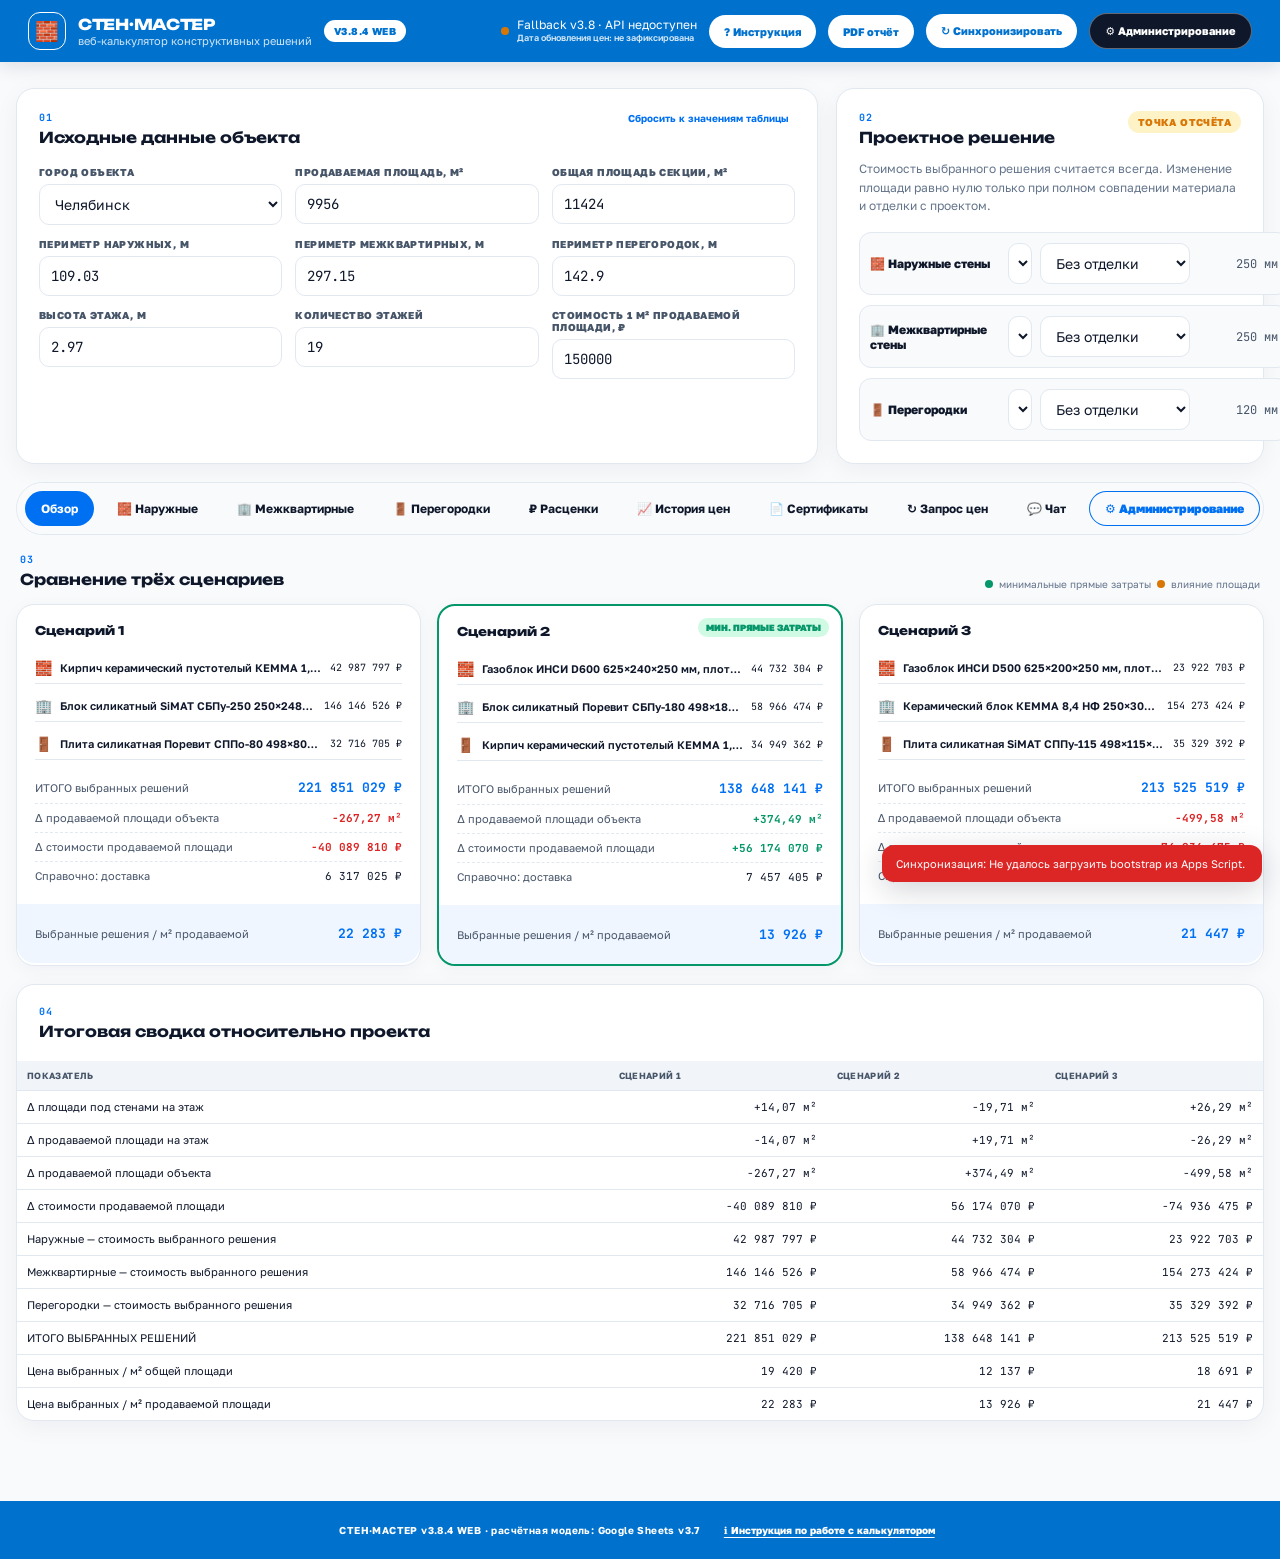
<file: index.html>
<!doctype html>
<html lang="ru">
<head>
  <meta charset="utf-8">
  <meta name="viewport" content="width=device-width,initial-scale=1">
  <meta name="theme-color" content="#0072CE">
  <title>СТЕН·МАСТЕР v3.8.4 — веб-калькулятор</title>
  <link rel="preconnect" href="https://fonts.googleapis.com">
  <link rel="preconnect" href="https://fonts.gstatic.com" crossorigin>
  <link href="https://fonts.googleapis.com/css2?family=Golos+Text:wght@400;500;600;700;800;900&family=JetBrains+Mono:wght@400;500;600&family=Unbounded:wght@500;600;700;800&display=swap" rel="stylesheet">
  <link rel="stylesheet" href="styles.css">
</head>
<body>
<div class="app-shell">
  <header class="topbar">
    <div class="brand">
      <div class="brand-mark">🧱</div>
      <div>
        <div class="brand-title">СТЕН·МАСТЕР</div>
        <div class="brand-subtitle">веб-калькулятор конструктивных решений</div>
      </div>
      <span class="version-pill">v3.8.4 WEB</span>
    </div>
    <div class="top-actions">
      <div class="sync-state" id="syncState"><span class="status-dot"></span><span class="sync-copy"><span id="syncText">локальная модель</span><small id="priceUpdatedText">Дата обновления цен: загрузка…</small></span></div>
      <button class="btn btn-light" id="instructionBtn" type="button">? Инструкция</button>
      <button class="btn btn-light" id="pdfBtn" type="button">PDF отчёт</button>
      <button class="btn btn-light" id="syncBtn" type="button">↻ Синхронизировать</button>
      <button class="btn btn-admin" id="adminHeaderBtn" type="button">⚙ Администрирование</button>
    </div>
  </header>

  <main class="page">
    <section class="hero-grid">
      <article class="card card-inputs">
        <div class="card-head">
          <div><span class="eyebrow">01</span><h1>Исходные данные объекта</h1></div>
          <button class="link-btn" id="resetBtn" type="button">Сбросить к значениям таблицы</button>
        </div>
        <div class="inputs-grid" id="inputsGrid"></div>
      </article>

      <article class="card project-card">
        <div class="card-head">
          <div><span class="eyebrow">02</span><h2>Проектное решение</h2></div>
          <span class="hint-badge">точка отсчёта</span>
        </div>
        <p class="muted project-help">Стоимость выбранного решения считается всегда. Изменение площади равно нулю только при полном совпадении материала и отделки с проектом.</p>
        <div id="projectEditor" class="project-editor"></div>
      </article>
    </section>

    <nav class="tabs" id="tabs" aria-label="Разделы калькулятора">
      <button class="tab active" data-tab="overview">Обзор</button>
      <button class="tab" data-tab="ext">🧱 Наружные</button>
      <button class="tab" data-tab="inter">🏢 Межквартирные</button>
      <button class="tab" data-tab="part">🚪 Перегородки</button>
      <button class="tab" data-tab="pricing">₽ Расценки</button>
      <button class="tab" data-tab="analytics">📈 История цен</button>
      <button class="tab" data-tab="certificates">📄 Сертификаты</button>
      <button class="tab admin-tab" data-tab="admin">⚙ Администрирование</button>
      <button class="tab" data-tab="system">Система</button>
    </nav>

    <section class="tab-panel active" data-panel="overview">
      <div class="section-title-row">
        <div><span class="eyebrow">03</span><h2>Сравнение трёх сценариев</h2></div>
        <div class="legend"><span class="legend-dot green"></span>минимальные прямые затраты <span class="legend-dot gold"></span>влияние площади</div>
      </div>
      <div class="scenario-grid" id="scenarioSummary"></div>
      <article class="card summary-table-card">
        <div class="card-head"><div><span class="eyebrow">04</span><h2>Итоговая сводка относительно проекта</h2></div></div>
        <div class="table-wrap" id="summaryTable"></div>
      </article>
    </section>

    <section class="tab-panel" data-panel="ext">
      <div class="section-title-row"><div><span class="eyebrow">A</span><h2>Наружные стены</h2></div><span class="unit-chip">₽ / м³ конструкции</span></div>
      <div class="variant-grid" id="extVariants"></div>
      <article class="card compare-card"><div class="card-head"><h3>Все варианты базы</h3></div><div class="table-wrap" id="extCompare"></div></article>
    </section>

    <section class="tab-panel" data-panel="inter">
      <div class="section-title-row"><div><span class="eyebrow">B</span><h2>Межквартирные стены</h2></div><span class="unit-chip">₽ / м³ конструкции</span></div>
      <div class="variant-grid" id="interVariants"></div>
      <article class="card compare-card"><div class="card-head"><h3>Все варианты базы</h3></div><div class="table-wrap" id="interCompare"></div></article>
    </section>

    <section class="tab-panel" data-panel="part">
      <div class="section-title-row"><div><span class="eyebrow">C</span><h2>Перегородки внутри квартир</h2></div><span class="unit-chip">₽ / м² конструкции</span></div>
      <div class="variant-grid" id="partVariants"></div>
      <article class="card compare-card"><div class="card-head"><h3>Все варианты базы</h3></div><div class="table-wrap" id="partCompare"></div></article>
    </section>

    <section class="tab-panel" data-panel="pricing">
      <article class="card pricing-card">
        <div class="card-head pricing-head">
          <div><span class="eyebrow">05</span><h2>Централизованные расценки</h2><p class="muted">Материалы: цена с НДС и доставкой. Доставка в расчёте показывается справочно и не прибавляется к сценарию.</p></div>
          <div class="pricing-actions">
            <span class="save-hint" id="pricingSaveHint">Все изменения сохранены</span>
            <button class="btn btn-primary hidden" id="saveAllPricingBtn" type="button">💾 Сохранить все изменения <span class="save-count" id="pricingDirtyCount">0</span></button>
            <button class="btn btn-outline" id="pricingAdminBtn" type="button">⚙ Открыть администрирование</button>
          </div>
        </div>
        <div class="toolbar">
          <div class="search-box"><input type="search" id="priceSearch" placeholder="Поиск по коду или наименованию"></div>
          <select id="priceType"><option value="all">Работы + материалы</option><option value="works">Только работы</option><option value="materials">Только материалы</option></select>
          <select id="pricePurchase"><option value="all">Все группы закупки</option><option value="Стратегические материалы">Стратегические материалы</option><option value="Обычные материалы">Обычные материалы</option></select>
        </div>
        <div class="table-wrap pricing-table-wrap" id="pricingTable"></div>
      </article>
    </section>

    <section class="tab-panel" data-panel="analytics">
      <article class="card">
        <div class="card-head analytics-head">
          <div><span class="eyebrow">06</span><h2>История изменения цен</h2><p class="muted">Выберите материалы. Графики строятся по журналу изменений Google Sheets и разделяются на группы, чтобы не смешивать рубли за м³ с рублями за килограмм. Человечество всё-таки иногда способно учиться на единицах измерения.</p></div>
          <button class="btn btn-primary" id="loadHistoryBtn" type="button">Построить графики</button>
        </div>
        <div class="analytics-controls">
          <div class="field"><label for="historyGrouping">Группировка</label><select id="historyGrouping"><option value="technical">По технической группе</option><option value="purchase">По группе закупки</option><option value="unit">По единице измерения</option><option value="none">Без группировки</option></select></div>
          <div class="field grow"><label for="historySearch">Поиск материала</label><input id="historySearch" type="search" placeholder="Код или наименование"></div>
        </div>
        <div id="historyMaterialPicker" class="material-picker"></div>
        <div id="priceCharts" class="chart-stack"><div class="empty-state">Выберите материалы и нажмите «Построить графики».</div></div>
      </article>
    </section>

    <section class="tab-panel" data-panel="certificates">
      <article class="card">
        <div class="card-head">
          <div><span class="eyebrow">07</span><h2>Сертификаты стеновых материалов</h2><p class="muted">Файлы загружаются администратором один раз и хранятся в Google Drive через Web API. Всем пользователям калькулятора доступна одна и та же актуальная библиотека.</p></div>
          <button class="btn btn-outline" id="certificateAdminBtn" type="button">Добавить сертификат</button>
        </div>
        <div class="toolbar"><div class="search-box"><input id="certificateSearch" type="search" placeholder="Поиск по материалу или коду"></div></div>
        <div class="table-wrap" id="certificateTable"></div>
      </article>
    </section>

    <section class="tab-panel" data-panel="admin">
      <div class="admin-banner">
        <div><strong>⚙ Центр администрирования</strong><span id="adminStatusText">не подключён</span></div>
        <div class="small-note">Запись идёт напрямую в Google Sheets через Apps Script. Admin key хранится только в sessionStorage текущей вкладки.</div>
      </div>

      <article class="card" id="adminLoginCard">
        <div class="card-head"><div><span class="eyebrow">ADMIN</span><h2>Подключение администратора</h2></div></div>
        <div class="admin-fields">
          <div class="field grow"><label for="adminToken">Admin key</label><input id="adminToken" type="password" autocomplete="off" placeholder="из листа Система_v3.5"></div>
          <div class="field grow"><label for="adminActor">Кто изменяет</label><input id="adminActor" type="text" autocomplete="email" placeholder="email или ФИО"></div>
          <button class="btn btn-primary" id="adminLoginBtn" type="button">Подключить</button>
          <button class="btn btn-outline hidden" id="adminLogoutBtn" type="button">Отключить</button>
        </div>
      </article>

      <div class="admin-workspace hidden" id="adminWorkspace">
        <article class="card">
          <div class="card-head"><div><span class="eyebrow">A1</span><h2>Добавить новый материал</h2><p class="muted">Создаёт новую строку в «Материалы» A:S и автоматически присваивает следующий M-код. Добавление в справочник само по себе не создаёт новую конструкцию стены.</p></div></div>
          <form id="newMaterialForm" class="form-grid">
            <div class="field span-2"><label>Наименование *</label><input name="name" required maxlength="500"></div>
            <div class="field"><label>Ед. изм. *</label><input name="unit" required placeholder="м³ / кг / шт"></div>
            <div class="field"><label>Цена с НДС и доставкой, ₽/ед. *</label><input name="price" required type="number" min="0" step="0.01"></div>
            <div class="field"><label>Техническая группа *</label><input name="technicalGroup" list="techGroupList" required value="Стеновые материалы"></div>
            <div class="field"><label>Группа закупки *</label><select name="purchaseGroup"><option>Стратегические материалы</option><option>Обычные материалы</option></select></div>
            <div class="field"><label>Габариты / формат</label><input name="dimensions" placeholder="625×200×250 мм"></div>
            <div class="field"><label>Плотность, кг/м³</label><input name="densitySpec" type="number" step="0.01"></div>
            <div class="field"><label>Прочность / класс</label><input name="strength" placeholder="B2,5 / M150"></div>
            <div class="field span-2"><label>Источник характеристик</label><input name="characteristicsSource" type="url" placeholder="https://..."></div>
            <div class="field"><label>Статус проверки</label><input name="verificationStatus" placeholder="Проверено по производителю"></div>
            <div class="field"><label>Комментарий по единице</label><input name="unitComment" placeholder="Закупка и расчёт — м³"></div>
            <div class="field"><label>Звукоизоляция</label><input name="soundInsulation"></div>
            <div class="field"><label>Статус в калькуляторе</label><input name="calculatorStatus" value="Новый материал"></div>
            <div class="field span-2"><label>Комментарий / проверка</label><textarea name="comment" rows="2"></textarea></div>
            <div class="form-actions span-2"><button class="btn btn-primary" type="submit">Добавить в Google Sheets</button><span class="small-note" id="newMaterialResult"></span></div>
          </form>
          <datalist id="techGroupList"></datalist>
        </article>

        <article class="card">
          <div class="card-head"><div><span class="eyebrow">A2</span><h2>Загрузить сертификат</h2><p class="muted">PDF/JPG/PNG до 8 МБ. Файл сохраняется в закрытой папке Google Drive и выдаётся пользователям через API по записи в реестре сертификатов.</p></div></div>
          <form id="certificateUploadForm" class="form-grid">
            <div class="field span-2"><label>Стеновой материал *</label><select name="code" id="certificateMaterialSelect" required></select></div>
            <div class="field span-2"><label>Название документа *</label><input name="documentName" required placeholder="Сертификат соответствия / протокол испытаний"></div>
            <div class="field span-2"><label>Файл *</label><input name="certificateFile" type="file" accept="application/pdf,image/png,image/jpeg" required></div>
            <div class="form-actions span-2"><button class="btn btn-primary" type="submit">Загрузить и сохранить</button><span class="small-note" id="certificateUploadResult"></span></div>
          </form>
        </article>

        <article class="card">
          <div class="card-head"><div><span class="eyebrow">A3</span><h2>Системные операции</h2></div></div>
          <div class="action-grid">
            <button class="btn btn-outline system-action" data-action="synchronize">Синхронизировать базы</button>
            <button class="btn btn-outline system-action" data-action="checkIntegrity">Проверить целостность</button>
            <button class="btn btn-outline system-action" data-action="strategicReport">Отчёт по стратегическим</button>
            <button class="btn btn-outline system-action" data-action="assignCodes">Присвоить новые коды</button>
            <button class="btn btn-outline system-action" data-action="backup">Создать backup</button>
          </div>
        </article>
      </div>
    </section>

    <section class="tab-panel" data-panel="system">
      <div class="system-grid">
        <article class="card">
          <div class="card-head"><div><span class="eyebrow">08</span><h2>Контроль модели</h2></div></div>
          <div id="engineCheck" class="check-box"></div>
          <div class="system-meta" id="systemMeta"></div>
        </article>
        <article class="card">
          <div class="card-head"><div><span class="eyebrow">09</span><h2>Состояние данных</h2></div></div>
          <p class="muted">Системные операции перенесены в заметный раздел «Администрирование». Здесь оставлены диагностика, журнал и контроль целостности.</p>
          <button class="btn btn-admin" id="systemAdminBtn" type="button">⚙ Перейти в администрирование</button>
        </article>
      </div>
      <article class="card system-output-card"><div class="card-head"><h3>Контроль / журнал</h3><div class="segmented"><button class="seg active" data-system-view="control">Контроль</button><button class="seg" data-system-view="audit">Журнал</button><button class="seg" data-system-view="strategic">Стратегические</button></div></div><div class="table-wrap" id="systemOutput"></div></article>
    </section>
  </main>

  <dialog id="instructionDialog" class="instruction-dialog">
    <div class="dialog-head"><div><span class="eyebrow">СПРАВКА</span><h2>Как работать с калькулятором</h2></div><button class="icon-btn" id="instructionCloseBtn" type="button" aria-label="Закрыть">×</button></div>
    <div class="instruction-content">
      <ol>
        <li>Заполните исходные данные объекта: город, площади, периметры, высоту, этажность и стоимость продаваемой площади.</li>
        <li>В «Проектном решении» укажите материал и отделку, которые уже заложены проектом.</li>
        <li>В сценариях выберите альтернативные материалы и отделку. Стоимость каждого выбранного решения считается всегда.</li>
        <li>Изменение площади обнуляется только если одновременно совпадают проектный материал и тип отделки.</li>
        <li>Цена материалов в справочнике принимается с НДС и доставкой. Расчёт доставки на карточке является справочным и в итог сценария не добавляется.</li>
        <li>Кнопка «PDF отчёт» формирует документ по текущему расчёту. Раздел «История цен» строит графики по журналу Google Sheets.</li>
        <li>Администрирование требует Admin key. Через него можно менять цены, добавлять материалы, загружать сертификаты, запускать контроль и backup.</li>
      </ol>
      <p class="callout">Сертификат, загруженный администратором, сохраняется централизованно и будет доступен всем пользователям веб-калькулятора после синхронизации.</p>
    </div>
  </dialog>

  <div class="toast-stack" id="toastStack"></div>
  <footer>
    <span>СТЕН·МАСТЕР v3.8.4 WEB · расчётная модель: Google Sheets v3.7</span>
    <button class="footer-link" id="footerInstructionBtn" type="button">ℹ Инструкция по работе с калькулятором</button>
  </footer>
</div>

<script src="config.js"></script>
<script src="data.js"></script>
<script src="engine.js"></script>
<script src="app.js"></script>
<script src="v384-patch.js"></script>
</body>
</html>
</file>
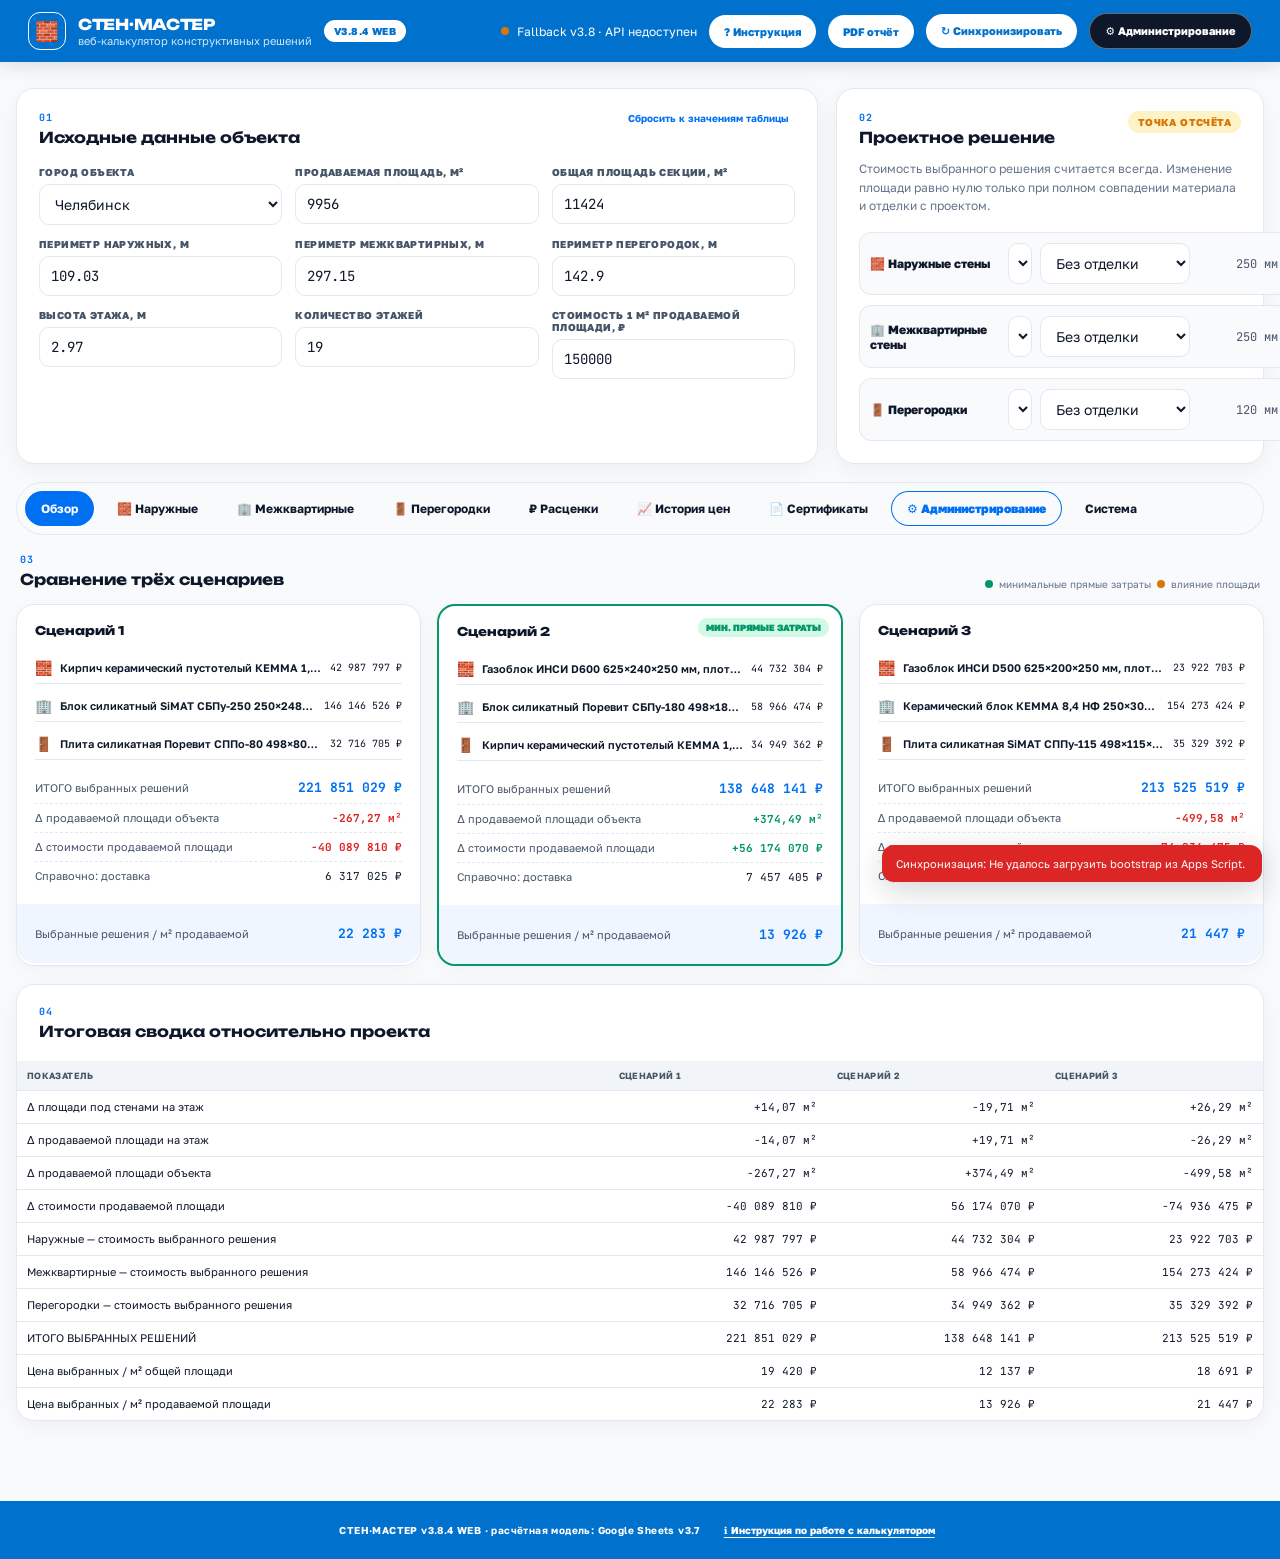
<file: index_v383_legacy.html>
<!doctype html>
<html lang="ru">
<head>
  <meta charset="utf-8">
  <meta name="viewport" content="width=device-width,initial-scale=1">
  <meta name="theme-color" content="#0072CE">
  <title>СТЕН·МАСТЕР v3.8.4 — веб-калькулятор</title>
  <link rel="preconnect" href="https://fonts.googleapis.com">
  <link rel="preconnect" href="https://fonts.gstatic.com" crossorigin>
  <link href="https://fonts.googleapis.com/css2?family=Golos+Text:wght@400;500;600;700;800;900&family=JetBrains+Mono:wght@400;500;600&family=Unbounded:wght@500;600;700;800&display=swap" rel="stylesheet">
  <link rel="stylesheet" href="styles.css">
</head>
<body>
<div class="app-shell">
  <header class="topbar">
    <div class="brand">
      <div class="brand-mark">🧱</div>
      <div>
        <div class="brand-title">СТЕН·МАСТЕР</div>
        <div class="brand-subtitle">веб-калькулятор конструктивных решений</div>
      </div>
      <span class="version-pill">v3.8.4 WEB</span>
    </div>
    <div class="top-actions">
      <div class="sync-state" id="syncState"><span class="status-dot"></span><span id="syncText">локальная модель</span></div>
      <button class="btn btn-light" id="instructionBtn" type="button">? Инструкция</button>
      <button class="btn btn-light" id="pdfBtn" type="button">PDF отчёт</button>
      <button class="btn btn-light" id="syncBtn" type="button">↻ Синхронизировать</button>
      <button class="btn btn-admin" id="adminHeaderBtn" type="button">⚙ Администрирование</button>
    </div>
  </header>

  <main class="page">
    <section class="hero-grid">
      <article class="card card-inputs">
        <div class="card-head">
          <div><span class="eyebrow">01</span><h1>Исходные данные объекта</h1></div>
          <button class="link-btn" id="resetBtn" type="button">Сбросить к значениям таблицы</button>
        </div>
        <div class="inputs-grid" id="inputsGrid"></div>
      </article>

      <article class="card project-card">
        <div class="card-head">
          <div><span class="eyebrow">02</span><h2>Проектное решение</h2></div>
          <span class="hint-badge">точка отсчёта</span>
        </div>
        <p class="muted project-help">Стоимость выбранного решения считается всегда. Изменение площади равно нулю только при полном совпадении материала и отделки с проектом.</p>
        <div id="projectEditor" class="project-editor"></div>
      </article>
    </section>

    <nav class="tabs" id="tabs" aria-label="Разделы калькулятора">
      <button class="tab active" data-tab="overview">Обзор</button>
      <button class="tab" data-tab="ext">🧱 Наружные</button>
      <button class="tab" data-tab="inter">🏢 Межквартирные</button>
      <button class="tab" data-tab="part">🚪 Перегородки</button>
      <button class="tab" data-tab="pricing">₽ Расценки</button>
      <button class="tab" data-tab="analytics">📈 История цен</button>
      <button class="tab" data-tab="certificates">📄 Сертификаты</button>
      <button class="tab admin-tab" data-tab="admin">⚙ Администрирование</button>
      <button class="tab" data-tab="system">Система</button>
    </nav>

    <section class="tab-panel active" data-panel="overview">
      <div class="section-title-row">
        <div><span class="eyebrow">03</span><h2>Сравнение трёх сценариев</h2></div>
        <div class="legend"><span class="legend-dot green"></span>минимальные прямые затраты <span class="legend-dot gold"></span>влияние площади</div>
      </div>
      <div class="scenario-grid" id="scenarioSummary"></div>
      <article class="card summary-table-card">
        <div class="card-head"><div><span class="eyebrow">04</span><h2>Итоговая сводка относительно проекта</h2></div></div>
        <div class="table-wrap" id="summaryTable"></div>
      </article>
    </section>

    <section class="tab-panel" data-panel="ext">
      <div class="section-title-row"><div><span class="eyebrow">A</span><h2>Наружные стены</h2></div><span class="unit-chip">₽ / м³ конструкции</span></div>
      <div class="variant-grid" id="extVariants"></div>
      <article class="card compare-card"><div class="card-head"><h3>Все варианты базы</h3></div><div class="table-wrap" id="extCompare"></div></article>
    </section>

    <section class="tab-panel" data-panel="inter">
      <div class="section-title-row"><div><span class="eyebrow">B</span><h2>Межквартирные стены</h2></div><span class="unit-chip">₽ / м³ конструкции</span></div>
      <div class="variant-grid" id="interVariants"></div>
      <article class="card compare-card"><div class="card-head"><h3>Все варианты базы</h3></div><div class="table-wrap" id="interCompare"></div></article>
    </section>

    <section class="tab-panel" data-panel="part">
      <div class="section-title-row"><div><span class="eyebrow">C</span><h2>Перегородки внутри квартир</h2></div><span class="unit-chip">₽ / м² конструкции</span></div>
      <div class="variant-grid" id="partVariants"></div>
      <article class="card compare-card"><div class="card-head"><h3>Все варианты базы</h3></div><div class="table-wrap" id="partCompare"></div></article>
    </section>

    <section class="tab-panel" data-panel="pricing">
      <article class="card pricing-card">
        <div class="card-head pricing-head">
          <div><span class="eyebrow">05</span><h2>Централизованные расценки</h2><p class="muted">Материалы: цена с НДС и доставкой. Доставка в расчёте показывается справочно и не прибавляется к сценарию.</p></div>
          <div class="pricing-actions">
            <span class="save-hint" id="pricingSaveHint">Все изменения сохранены</span>
            <button class="btn btn-primary hidden" id="saveAllPricingBtn" type="button">💾 Сохранить все изменения <span class="save-count" id="pricingDirtyCount">0</span></button>
            <button class="btn btn-outline" id="pricingAdminBtn" type="button">⚙ Открыть администрирование</button>
          </div>
        </div>
        <div class="toolbar">
          <div class="search-box"><input type="search" id="priceSearch" placeholder="Поиск по коду или наименованию"></div>
          <select id="priceType"><option value="all">Работы + материалы</option><option value="works">Только работы</option><option value="materials">Только материалы</option></select>
          <select id="pricePurchase"><option value="all">Все группы закупки</option><option value="Стратегические материалы">Стратегические материалы</option><option value="Обычные материалы">Обычные материалы</option></select>
        </div>
        <div class="table-wrap pricing-table-wrap" id="pricingTable"></div>
      </article>
    </section>

    <section class="tab-panel" data-panel="analytics">
      <article class="card">
        <div class="card-head analytics-head">
          <div><span class="eyebrow">06</span><h2>История изменения цен</h2><p class="muted">Выберите материалы. Графики строятся по журналу изменений Google Sheets и разделяются на группы, чтобы не смешивать рубли за м³ с рублями за килограмм. Человечество всё-таки иногда способно учиться на единицах измерения.</p></div>
          <button class="btn btn-primary" id="loadHistoryBtn" type="button">Построить графики</button>
        </div>
        <div class="analytics-controls">
          <div class="field"><label for="historyGrouping">Группировка</label><select id="historyGrouping"><option value="technical">По технической группе</option><option value="purchase">По группе закупки</option><option value="unit">По единице измерения</option><option value="none">Без группировки</option></select></div>
          <div class="field grow"><label for="historySearch">Поиск материала</label><input id="historySearch" type="search" placeholder="Код или наименование"></div>
        </div>
        <div id="historyMaterialPicker" class="material-picker"></div>
        <div id="priceCharts" class="chart-stack"><div class="empty-state">Выберите материалы и нажмите «Построить графики».</div></div>
      </article>
    </section>

    <section class="tab-panel" data-panel="certificates">
      <article class="card">
        <div class="card-head">
          <div><span class="eyebrow">07</span><h2>Сертификаты стеновых материалов</h2><p class="muted">Файлы загружаются администратором один раз и хранятся в Google Drive через Web API. Всем пользователям калькулятора доступна одна и та же актуальная библиотека.</p></div>
          <button class="btn btn-outline" id="certificateAdminBtn" type="button">Добавить сертификат</button>
        </div>
        <div class="toolbar"><div class="search-box"><input id="certificateSearch" type="search" placeholder="Поиск по материалу или коду"></div></div>
        <div class="table-wrap" id="certificateTable"></div>
      </article>
    </section>

    <section class="tab-panel" data-panel="admin">
      <div class="admin-banner">
        <div><strong>⚙ Центр администрирования</strong><span id="adminStatusText">не подключён</span></div>
        <div class="small-note">Запись идёт напрямую в Google Sheets через Apps Script. Admin key хранится только в sessionStorage текущей вкладки.</div>
      </div>

      <article class="card" id="adminLoginCard">
        <div class="card-head"><div><span class="eyebrow">ADMIN</span><h2>Подключение администратора</h2></div></div>
        <div class="admin-fields">
          <div class="field grow"><label for="adminToken">Admin key</label><input id="adminToken" type="password" autocomplete="off" placeholder="из листа Система_v3.5"></div>
          <div class="field grow"><label for="adminActor">Кто изменяет</label><input id="adminActor" type="text" autocomplete="email" placeholder="email или ФИО"></div>
          <button class="btn btn-primary" id="adminLoginBtn" type="button">Подключить</button>
          <button class="btn btn-outline hidden" id="adminLogoutBtn" type="button">Отключить</button>
        </div>
      </article>

      <div class="admin-workspace hidden" id="adminWorkspace">
        <article class="card">
          <div class="card-head"><div><span class="eyebrow">A1</span><h2>Добавить новый материал</h2><p class="muted">Создаёт новую строку в «Материалы» A:S и автоматически присваивает следующий M-код. Добавление в справочник само по себе не создаёт новую конструкцию стены.</p></div></div>
          <form id="newMaterialForm" class="form-grid">
            <div class="field span-2"><label>Наименование *</label><input name="name" required maxlength="500"></div>
            <div class="field"><label>Ед. изм. *</label><input name="unit" required placeholder="м³ / кг / шт"></div>
            <div class="field"><label>Цена с НДС и доставкой, ₽/ед. *</label><input name="price" required type="number" min="0" step="0.01"></div>
            <div class="field"><label>Техническая группа *</label><input name="technicalGroup" list="techGroupList" required value="Стеновые материалы"></div>
            <div class="field"><label>Группа закупки *</label><select name="purchaseGroup"><option>Стратегические материалы</option><option>Обычные материалы</option></select></div>
            <div class="field"><label>Габариты / формат</label><input name="dimensions" placeholder="625×200×250 мм"></div>
            <div class="field"><label>Плотность, кг/м³</label><input name="densitySpec" type="number" step="0.01"></div>
            <div class="field"><label>Прочность / класс</label><input name="strength" placeholder="B2,5 / M150"></div>
            <div class="field span-2"><label>Источник характеристик</label><input name="characteristicsSource" type="url" placeholder="https://..."></div>
            <div class="field"><label>Статус проверки</label><input name="verificationStatus" placeholder="Проверено по производителю"></div>
            <div class="field"><label>Комментарий по единице</label><input name="unitComment" placeholder="Закупка и расчёт — м³"></div>
            <div class="field"><label>Звукоизоляция</label><input name="soundInsulation"></div>
            <div class="field"><label>Статус в калькуляторе</label><input name="calculatorStatus" value="Новый материал"></div>
            <div class="field span-2"><label>Комментарий / проверка</label><textarea name="comment" rows="2"></textarea></div>
            <div class="form-actions span-2"><button class="btn btn-primary" type="submit">Добавить в Google Sheets</button><span class="small-note" id="newMaterialResult"></span></div>
          </form>
          <datalist id="techGroupList"></datalist>
        </article>

        <article class="card">
          <div class="card-head"><div><span class="eyebrow">A2</span><h2>Загрузить сертификат</h2><p class="muted">PDF/JPG/PNG до 8 МБ. Файл сохраняется в закрытой папке Google Drive и выдаётся пользователям через API по записи в реестре сертификатов.</p></div></div>
          <form id="certificateUploadForm" class="form-grid">
            <div class="field span-2"><label>Стеновой материал *</label><select name="code" id="certificateMaterialSelect" required></select></div>
            <div class="field span-2"><label>Название документа *</label><input name="documentName" required placeholder="Сертификат соответствия / протокол испытаний"></div>
            <div class="field span-2"><label>Файл *</label><input name="certificateFile" type="file" accept="application/pdf,image/png,image/jpeg" required></div>
            <div class="form-actions span-2"><button class="btn btn-primary" type="submit">Загрузить и сохранить</button><span class="small-note" id="certificateUploadResult"></span></div>
          </form>
        </article>

        <article class="card">
          <div class="card-head"><div><span class="eyebrow">A3</span><h2>Системные операции</h2></div></div>
          <div class="action-grid">
            <button class="btn btn-outline system-action" data-action="synchronize">Синхронизировать базы</button>
            <button class="btn btn-outline system-action" data-action="checkIntegrity">Проверить целостность</button>
            <button class="btn btn-outline system-action" data-action="strategicReport">Отчёт по стратегическим</button>
            <button class="btn btn-outline system-action" data-action="assignCodes">Присвоить новые коды</button>
            <button class="btn btn-outline system-action" data-action="backup">Создать backup</button>
          </div>
        </article>
      </div>
    </section>

    <section class="tab-panel" data-panel="system">
      <div class="system-grid">
        <article class="card">
          <div class="card-head"><div><span class="eyebrow">08</span><h2>Контроль модели</h2></div></div>
          <div id="engineCheck" class="check-box"></div>
          <div class="system-meta" id="systemMeta"></div>
        </article>
        <article class="card">
          <div class="card-head"><div><span class="eyebrow">09</span><h2>Состояние данных</h2></div></div>
          <p class="muted">Системные операции перенесены в заметный раздел «Администрирование». Здесь оставлены диагностика, журнал и контроль целостности.</p>
          <button class="btn btn-admin" id="systemAdminBtn" type="button">⚙ Перейти в администрирование</button>
        </article>
      </div>
      <article class="card system-output-card"><div class="card-head"><h3>Контроль / журнал</h3><div class="segmented"><button class="seg active" data-system-view="control">Контроль</button><button class="seg" data-system-view="audit">Журнал</button><button class="seg" data-system-view="strategic">Стратегические</button></div></div><div class="table-wrap" id="systemOutput"></div></article>
    </section>
  </main>

  <dialog id="instructionDialog" class="instruction-dialog">
    <div class="dialog-head"><div><span class="eyebrow">СПРАВКА</span><h2>Как работать с калькулятором</h2></div><button class="icon-btn" id="instructionCloseBtn" type="button" aria-label="Закрыть">×</button></div>
    <div class="instruction-content">
      <ol>
        <li>Заполните исходные данные объекта: город, площади, периметры, высоту, этажность и стоимость продаваемой площади.</li>
        <li>В «Проектном решении» укажите материал и отделку, которые уже заложены проектом.</li>
        <li>В сценариях выберите альтернативные материалы и отделку. Стоимость каждого выбранного решения считается всегда.</li>
        <li>Изменение площади обнуляется только если одновременно совпадают проектный материал и тип отделки.</li>
        <li>Цена материалов в справочнике принимается с НДС и доставкой. Расчёт доставки на карточке является справочным и в итог сценария не добавляется.</li>
        <li>Кнопка «PDF отчёт» формирует документ по текущему расчёту. Раздел «История цен» строит графики по журналу Google Sheets.</li>
        <li>Администрирование требует Admin key. Через него можно менять цены, добавлять материалы, загружать сертификаты, запускать контроль и backup.</li>
      </ol>
      <p class="callout">Сертификат, загруженный администратором, сохраняется централизованно и будет доступен всем пользователям веб-калькулятора после синхронизации.</p>
    </div>
  </dialog>

  <div class="toast-stack" id="toastStack"></div>
  <footer>
    <span>СТЕН·МАСТЕР v3.8.4 WEB · расчётная модель: Google Sheets v3.7</span>
    <button class="footer-link" id="footerInstructionBtn" type="button">ℹ Инструкция по работе с калькулятором</button>
  </footer>
</div>

<script src="data.js"></script>
<script src="engine.js"></script>
<script src="app.js"></script>
</body>
</html>
</file>
<file: styles.css>
:root{
  --ink:#0F172A;--ink-mid:#475569;--ink-light:#64748B;--paper:#F8FAFC;--paper2:#F1F5F9;--white:#FFFFFF;
  --accent:#0070F3;--header-blue:#0072CE;--accent-dim:#EFF6FF;--gold:#D97706;--gold-dim:#FEF3C7;
  --green:#059669;--green-dim:#D1FAE5;--red:#DC2626;--red-dim:#FEE2E2;--border:#E2E8F0;
  --font-sans:'Golos Text',system-ui,-apple-system,sans-serif;--font-display:'Unbounded',system-ui,sans-serif;--font-mono:'JetBrains Mono',monospace;
  --radius:18px;--radius-sm:10px;
}
*{box-sizing:border-box}html{scroll-behavior:smooth}body{margin:0;background:var(--paper);color:var(--ink);font-family:var(--font-sans);font-size:14px;-webkit-font-smoothing:antialiased}
button,input,select{font:inherit}button{color:inherit}.hidden{display:none!important}
.app-shell{min-height:100vh}.topbar{position:sticky;top:0;z-index:50;display:flex;align-items:center;justify-content:space-between;gap:24px;padding:12px 28px;background:var(--header-blue);color:var(--white);box-shadow:0 4px 18px rgba(15,23,42,.12)}
.brand{display:flex;align-items:center;gap:12px;min-width:0}.brand-mark{display:grid;place-items:center;width:38px;height:38px;border:1px solid var(--white);border-radius:12px;font-size:19px}.brand-title{font-family:var(--font-display);font-weight:800;font-size:15px;letter-spacing:-.02em}.brand-subtitle{font-size:11px;opacity:.82}.version-pill,.hint-badge,.unit-chip{display:inline-flex;align-items:center;border-radius:999px;padding:5px 10px;font-size:10px;font-weight:800;letter-spacing:.04em;text-transform:uppercase;white-space:nowrap}.version-pill{background:var(--white);color:var(--header-blue)}.hint-badge{background:var(--gold-dim);color:var(--gold)}.unit-chip{background:var(--accent-dim);color:var(--accent)}
.top-actions{display:flex;align-items:center;gap:12px}.sync-state{display:flex;align-items:center;gap:8px;font-size:12px}.sync-copy{display:grid;gap:1px;line-height:1.15}.sync-copy small{font-size:9px;font-weight:600;opacity:.82;white-space:nowrap}.status-dot{width:8px;height:8px;border-radius:50%;background:var(--green)}.sync-state.offline .status-dot{background:var(--gold)}.sync-state.error .status-dot{background:var(--red)}
.page{width:min(1540px,calc(100% - 32px));margin:26px auto 80px}.hero-grid{display:grid;grid-template-columns:minmax(0,1.5fr) minmax(360px,.8fr);gap:18px;margin-bottom:18px}.card{background:var(--white);border:1px solid var(--border);border-radius:var(--radius);box-shadow:0 6px 24px rgba(15,23,42,.05);padding:22px}.card-head{display:flex;align-items:flex-start;justify-content:space-between;gap:16px;margin-bottom:18px}.card-head h1,.card-head h2,.card-head h3,.section-title-row h2{margin:2px 0 0;font-family:var(--font-display);font-size:15px;line-height:1.35}.eyebrow{display:block;color:var(--accent);font-family:var(--font-mono);font-size:10px;font-weight:700;letter-spacing:.08em;text-transform:uppercase;margin-bottom:4px}.muted{color:var(--ink-light);margin:0}.project-help{font-size:12px;line-height:1.55;margin-top:-6px;margin-bottom:16px}
.inputs-grid{display:grid;grid-template-columns:repeat(3,minmax(150px,1fr));gap:13px}.field{min-width:0}.field label{display:block;margin-bottom:6px;color:var(--ink-mid);font-size:10px;font-weight:800;letter-spacing:.04em;text-transform:uppercase}.field input,.field select,.toolbar input,.toolbar select,.variant-select,.project-row select,.editable{width:100%;border:1px solid var(--border);background:var(--white);color:var(--ink);border-radius:var(--radius-sm);padding:10px 11px;outline:none;transition:border-color .15s,box-shadow .15s}.field input[type=number],.editable.price-input{font-family:var(--font-mono)}.field input:focus,.field select:focus,.toolbar input:focus,.toolbar select:focus,.variant-select:focus,.project-row select:focus,.editable:focus{border-color:var(--accent);box-shadow:0 0 0 3px var(--accent-dim)}
.project-editor{display:grid;gap:10px}.project-row{display:grid;grid-template-columns:130px 1fr 150px 80px;gap:8px;align-items:center;padding:10px;background:var(--paper);border:1px solid var(--border);border-radius:12px}.project-label{font-weight:800;font-size:12px}.project-thick{font-family:var(--font-mono);text-align:right;font-size:12px;color:var(--ink-mid)}
.tabs{position:sticky;top:70px;z-index:40;display:flex;gap:7px;overflow-x:auto;padding:8px;margin:0 0 18px;background:var(--paper);border:1px solid var(--border);border-radius:999px}.tab{flex:0 0 auto;border:0;background:transparent;border-radius:999px;padding:10px 16px;font-weight:700;font-size:12px;cursor:pointer}.tab:hover{background:var(--paper2)}.tab.active{background:var(--accent);color:var(--white)}.tab-panel{display:none}.tab-panel.active{display:block}.section-title-row{display:flex;align-items:end;justify-content:space-between;gap:16px;margin:8px 4px 14px}.legend{font-size:10px;color:var(--ink-light);display:flex;align-items:center;gap:6px;flex-wrap:wrap}.legend-dot{display:inline-block;width:8px;height:8px;border-radius:50%}.legend-dot.green{background:var(--green)}.legend-dot.gold{background:var(--gold)}
.scenario-grid,.variant-grid{display:grid;grid-template-columns:repeat(3,minmax(0,1fr));gap:16px;margin-bottom:18px}.scenario-card,.variant-card{position:relative;background:var(--white);border:1px solid var(--border);border-radius:var(--radius);padding:18px;box-shadow:0 4px 18px rgba(15,23,42,.04)}.scenario-card.best,.variant-card.best{border:2px solid var(--green)}.best-tag{position:absolute;right:12px;top:12px;padding:4px 8px;border-radius:999px;background:var(--green-dim);color:var(--green);font-size:9px;font-weight:900;text-transform:uppercase}.scenario-title,.variant-title{font-family:var(--font-display);font-size:12px;font-weight:800;margin:0 0 14px}.metric-list{display:grid;gap:0}.metric{display:flex;align-items:baseline;justify-content:space-between;gap:12px;padding:7px 0;border-bottom:1px dashed var(--border)}.metric:last-child{border-bottom:0}.metric-label{color:var(--ink-mid);font-size:11px}.metric-value{font-family:var(--font-mono);font-size:11px;text-align:right}.metric-value.primary{color:var(--accent);font-size:13px;font-weight:700}.metric-value.good{color:var(--green);font-weight:700}.metric-value.bad{color:var(--red);font-weight:700}.metric-value.gold{color:var(--gold);font-weight:700}.category-mini{display:grid;gap:6px;margin:12px 0}.mini-row{display:grid;grid-template-columns:18px 1fr auto;gap:7px;align-items:center;padding:7px 0;border-bottom:1px solid var(--border)}.mini-name{font-size:11px;font-weight:600;overflow:hidden;text-overflow:ellipsis;white-space:nowrap}.mini-cost{font-family:var(--font-mono);font-size:10px}.scenario-total{margin:14px -18px -18px;padding:14px 18px;background:var(--accent-dim);border-radius:0 0 var(--radius) var(--radius)}
.variant-card{padding-bottom:18px}.variant-controls{display:grid;gap:9px;margin-bottom:12px}.variant-card .field label{font-size:9px}.material-glyph{width:54px;height:54px;display:grid;place-items:center;border-radius:14px;background:var(--accent-dim);color:var(--accent);font-family:var(--font-display);font-weight:800;font-size:15px;margin-bottom:12px}.badges{display:flex;gap:6px;flex-wrap:wrap;margin:8px 0}.badge{display:inline-flex;padding:4px 8px;border-radius:999px;background:var(--paper2);color:var(--ink-mid);font-size:9px;font-weight:700}.badge.strategic{background:var(--gold-dim);color:var(--gold)}.badge.pass{background:var(--green-dim);color:var(--green)}.badge.warn{background:var(--gold-dim);color:var(--gold)}.badge.fail{background:var(--red-dim);color:var(--red)}
.details{margin-top:12px;border-top:1px solid var(--border);padding-top:10px}.details summary{cursor:pointer;color:var(--accent);font-size:10px;font-weight:800}.components{margin-top:9px;max-height:270px;overflow:auto;border:1px solid var(--border);border-radius:10px}.components table{font-size:10px}
.table-wrap{overflow:auto;border:1px solid var(--border);border-radius:12px}.data-table{width:100%;border-collapse:collapse;min-width:780px}.data-table th{position:sticky;top:0;z-index:2;background:var(--paper2);color:var(--ink-mid);text-align:left;padding:9px 10px;font-size:9px;letter-spacing:.04em;text-transform:uppercase;border-bottom:1px solid var(--border)}.data-table td{padding:9px 10px;border-bottom:1px solid var(--border);font-size:11px;vertical-align:top}.data-table tbody tr:last-child td{border-bottom:0}.data-table tbody tr:hover td{background:var(--paper)}.num{font-family:var(--font-mono);text-align:right;white-space:nowrap}.summary-table-card,.compare-card{padding:0;overflow:hidden}.summary-table-card .card-head,.compare-card .card-head{padding:20px 22px 0}.summary-table-card .table-wrap,.compare-card .table-wrap{border:0;border-radius:0}
.btn{border:0;border-radius:999px;padding:10px 15px;font-weight:800;font-size:11px;cursor:pointer;transition:transform .15s,opacity .15s}.btn:hover{transform:translateY(-1px)}.btn:disabled{opacity:.45;cursor:not-allowed;transform:none}.btn-light{background:var(--white);color:var(--header-blue)}.btn-primary{background:var(--accent);color:var(--white)}.btn-outline{background:var(--white);color:var(--accent);border:1px solid var(--accent)}.link-btn{border:0;background:transparent;color:var(--accent);font-weight:700;font-size:10px;cursor:pointer}.small-note{font-size:10px;line-height:1.5;color:var(--ink-light);margin-top:8px}
.pricing-head{align-items:center}.admin-panel{padding:14px;background:var(--accent-dim);border:1px solid var(--border);border-radius:12px;margin-bottom:14px}.admin-fields{display:grid;grid-template-columns:1fr 1fr auto;gap:10px;align-items:end}.toolbar{display:grid;grid-template-columns:minmax(260px,1fr) 200px 220px;gap:10px;margin-bottom:14px}.pricing-table-wrap{max-height:70vh}.editable{padding:7px 8px;min-width:110px}.group-select{min-width:170px;padding:7px 8px}.strategic-row td:first-child{border-left:3px solid var(--gold)}
.system-grid{display:grid;grid-template-columns:1fr 1fr;gap:16px;margin-bottom:16px}.check-box{padding:14px;border-radius:12px;background:var(--paper);border:1px solid var(--border)}.check-box.pass{background:var(--green-dim);color:var(--green)}.check-box.fail{background:var(--red-dim);color:var(--red)}.check-title{font-weight:900;margin-bottom:4px}.system-meta{display:grid;gap:7px;margin-top:12px}.meta-row{display:flex;justify-content:space-between;gap:16px;font-size:11px}.meta-row span:last-child{font-family:var(--font-mono);text-align:right}.action-grid{display:grid;grid-template-columns:1fr 1fr;gap:9px}.system-output-card{padding:0;overflow:hidden}.system-output-card .card-head{padding:18px 20px 0;align-items:center}.system-output-card .table-wrap{border:0;border-radius:0;max-height:65vh}.segmented{display:flex;border:1px solid var(--border);border-radius:999px;padding:3px}.seg{border:0;background:transparent;border-radius:999px;padding:6px 10px;font-size:9px;font-weight:800;cursor:pointer}.seg.active{background:var(--accent);color:var(--white)}
.toast-stack{position:fixed;right:18px;bottom:18px;z-index:100;display:grid;gap:8px;width:min(380px,calc(100vw - 36px))}.toast{padding:12px 14px;border-radius:12px;background:var(--ink);color:var(--white);box-shadow:0 8px 30px rgba(15,23,42,.18);font-size:11px}.toast.error{background:var(--red)}.toast.success{background:var(--green)}
footer{text-align:center;background:var(--header-blue);color:var(--white);padding:22px;font-size:10px;font-weight:700;letter-spacing:.04em}
@media(max-width:1150px){.hero-grid{grid-template-columns:1fr}.inputs-grid{grid-template-columns:repeat(4,minmax(130px,1fr))}.scenario-grid,.variant-grid{grid-template-columns:1fr}.system-grid{grid-template-columns:1fr}}
@media(max-width:760px){.topbar{align-items:flex-start;padding:12px 14px}.brand-subtitle,.sync-state{display:none}.top-actions{margin-left:auto}.page{width:min(100% - 18px,1540px);margin-top:12px}.card{padding:16px}.inputs-grid{grid-template-columns:1fr 1fr}.project-row{grid-template-columns:1fr}.project-thick{text-align:left}.tabs{top:64px;border-radius:14px}.section-title-row{align-items:flex-start;flex-direction:column}.toolbar,.admin-fields{grid-template-columns:1fr}.action-grid{grid-template-columns:1fr}.card-head{flex-direction:column}.pricing-head{align-items:flex-start}}
@media(max-width:440px){.inputs-grid{grid-template-columns:1fr}.brand-title{font-size:12px}.version-pill{display:none}.btn-light{padding:9px 11px}}

/* === v3.8 additions === */
.btn-admin{background:var(--ink);color:var(--white);border:1px solid rgba(255,255,255,.35)}
.admin-tab{font-weight:900}.admin-tab:not(.active){color:var(--accent);box-shadow:inset 0 0 0 1px var(--accent)}
.field textarea{width:100%;border:1px solid var(--border);background:var(--white);color:var(--ink);border-radius:var(--radius-sm);padding:10px 11px;outline:none;resize:vertical;font:inherit}
.field textarea:focus{border-color:var(--accent);box-shadow:0 0 0 3px var(--accent-dim)}
.grow{min-width:220px}.span-2{grid-column:span 2}.form-grid{display:grid;grid-template-columns:repeat(2,minmax(0,1fr));gap:13px}.form-actions{display:flex;align-items:center;gap:12px;flex-wrap:wrap}
.admin-banner{display:flex;align-items:center;justify-content:space-between;gap:18px;margin-bottom:16px;padding:14px 18px;border-radius:14px;background:var(--ink);color:var(--white)}
.admin-banner strong{display:block;font-family:var(--font-display);font-size:13px;margin-bottom:4px}.admin-banner #adminStatusText{font-size:11px;opacity:.8}.admin-banner .small-note{color:rgba(255,255,255,.72);margin:0;max-width:760px}
.admin-workspace{display:grid;gap:16px}.admin-fields{grid-template-columns:minmax(240px,1fr) minmax(220px,1fr) auto auto}
.analytics-head{align-items:center}.analytics-controls{display:flex;gap:12px;align-items:end;margin-bottom:14px}.analytics-controls .field:first-child{width:270px}.material-picker{display:grid;grid-template-columns:repeat(3,minmax(0,1fr));gap:7px;max-height:290px;overflow:auto;padding:10px;border:1px solid var(--border);border-radius:12px;background:var(--paper);margin-bottom:18px}
.material-choice{display:grid;grid-template-columns:auto 1fr;gap:8px;align-items:start;padding:8px;border:1px solid transparent;border-radius:9px;background:var(--white);cursor:pointer}.material-choice:hover{border-color:var(--accent)}.material-choice input{margin-top:2px}.material-choice strong{display:block;font-size:10px}.material-choice span{display:block;font-size:9px;color:var(--ink-light);margin-top:2px}.chart-stack{display:grid;gap:16px}.chart-card{border:1px solid var(--border);border-radius:14px;padding:14px;background:var(--white)}.chart-card h3{margin:0 0 4px;font-family:var(--font-display);font-size:12px}.chart-card .chart-meta{font-size:9px;color:var(--ink-light);margin-bottom:10px}.chart-canvas-wrap{position:relative;height:330px;width:100%;overflow:hidden}.chart-canvas{width:100%;height:100%;display:block}.chart-legend{display:flex;gap:9px;flex-wrap:wrap;margin-top:10px}.legend-item{display:flex;align-items:center;gap:5px;font-size:9px;color:var(--ink-mid)}.legend-swatch{display:inline-block;width:18px;height:3px;border-radius:2px;background:currentColor}
.empty-state{padding:28px;text-align:center;color:var(--ink-light);background:var(--paper);border:1px dashed var(--border);border-radius:12px}
.cert-list{display:grid;gap:6px}.cert-link{display:flex;align-items:center;justify-content:space-between;gap:10px;padding:7px 9px;border:1px solid var(--border);border-radius:9px;background:var(--paper)}.cert-link button{border:0;background:none;color:var(--accent);font-weight:800;cursor:pointer;text-align:left}.cert-meta{font-size:9px;color:var(--ink-light);white-space:nowrap}.cert-none{color:var(--ink-light);font-size:10px}.delete-cert{color:var(--red)!important}
.instruction-dialog{width:min(820px,calc(100vw - 28px));max-height:85vh;border:0;border-radius:18px;padding:0;box-shadow:0 20px 70px rgba(15,23,42,.28);color:var(--ink)}.instruction-dialog::backdrop{background:rgba(15,23,42,.55)}.dialog-head{position:sticky;top:0;z-index:2;display:flex;justify-content:space-between;align-items:flex-start;gap:16px;padding:20px 22px;background:var(--white);border-bottom:1px solid var(--border)}.dialog-head h2{margin:2px 0 0;font-family:var(--font-display);font-size:15px}.icon-btn{width:34px;height:34px;border:1px solid var(--border);border-radius:50%;background:var(--white);font-size:22px;line-height:1;cursor:pointer}.instruction-content{padding:22px;font-size:13px;line-height:1.6}.instruction-content ol{margin:0;padding-left:22px}.instruction-content li{margin:0 0 10px}.callout{padding:13px 15px;border-radius:12px;background:var(--accent-dim);color:var(--ink-mid);border-left:3px solid var(--accent)}
footer{display:flex;justify-content:center;align-items:center;gap:18px;flex-wrap:wrap}.footer-link{border:0;background:transparent;color:var(--white);text-decoration:underline;text-underline-offset:3px;font-weight:800;font-size:10px;cursor:pointer}
.pdf-pending{animation:pulse 1.2s ease-in-out infinite}@keyframes pulse{50%{opacity:.55}}
@media(max-width:1100px){.material-picker{grid-template-columns:repeat(2,minmax(0,1fr))}.top-actions{gap:7px}.top-actions .btn{padding:9px 11px}}
@media(max-width:760px){.topbar{position:sticky;flex-wrap:wrap}.top-actions{width:100%;display:grid;grid-template-columns:1fr 1fr}.top-actions .sync-state{display:flex;grid-column:span 2}.tabs{top:118px}.form-grid{grid-template-columns:1fr}.span-2{grid-column:auto}.material-picker{grid-template-columns:1fr}.analytics-controls{flex-direction:column;align-items:stretch}.analytics-controls .field:first-child{width:auto}.admin-fields{grid-template-columns:1fr}.admin-banner{align-items:flex-start;flex-direction:column}.chart-canvas-wrap{height:270px}}
@media print{.topbar,.tabs,.top-actions,footer,.btn,.link-btn,.details,.admin-banner{display:none!important}.page{width:100%;margin:0}.tab-panel{display:none!important}.tab-panel[data-panel="overview"]{display:block!important}.card,.scenario-card{box-shadow:none;break-inside:avoid}.hero-grid{grid-template-columns:1fr}.scenario-grid{grid-template-columns:1fr}.page:before{content:"СТЕН·МАСТЕР — отчёт по расчёту";display:block;font-family:var(--font-display);font-size:20px;margin:0 0 18px}}

/* === v3.8.4 bulk save === */
.pricing-actions{display:flex;align-items:center;justify-content:flex-end;gap:9px;flex-wrap:wrap}.save-hint{font-size:10px;color:var(--ink-light);font-weight:700}.save-count{display:inline-flex;align-items:center;justify-content:center;min-width:20px;height:20px;padding:0 6px;margin-left:5px;border-radius:999px;background:rgba(255,255,255,.2);font-family:var(--font-mono)}.dirty-row td{background:#fff8df!important}.dirty-row td:first-child{box-shadow:inset 3px 0 0 var(--gold)}
@media(max-width:760px){.pricing-actions{width:100%;justify-content:stretch}.pricing-actions .btn{flex:1}.save-hint{width:100%}}

/* === v3.8.4 sync/date hotfix === */
.price-date-cell{white-space:nowrap;min-width:130px}.price-date{font-family:var(--font-mono);font-size:10px;color:var(--ink-mid)}.price-date.stale{color:var(--gold);font-weight:800}.price-date.none{color:var(--ink-light)}
</file>
